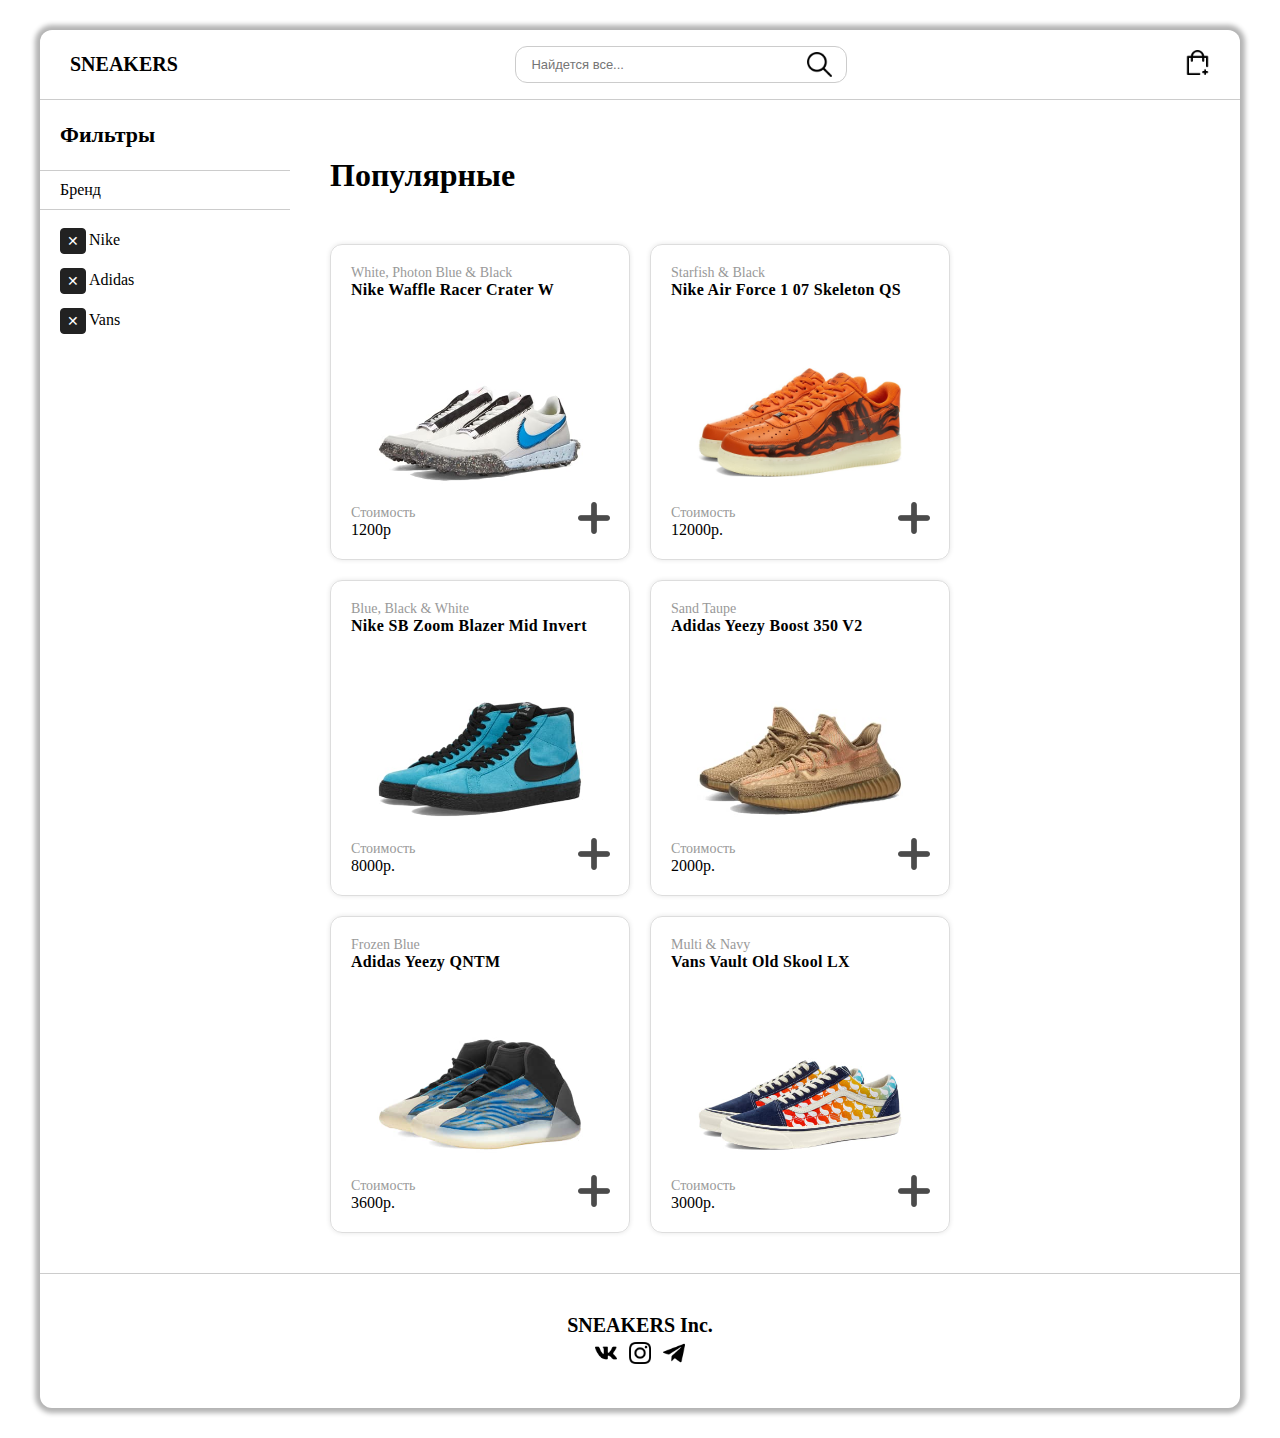
<file: E-commerce/index.html>
<!DOCTYPE html>
<html lang="en">
<head>
	<meta charset="UTF-8">
	<meta name="viewport" content="width=device-width, initial-scale=1.0">
	<title>E-commerce project</title>
	<link rel="stylesheet" href="css/style.css">
	<link rel="stylesheet" href="css/checkbox.css">
	<link rel="preconnect" href="https://fonts.gstatic.com"> 
	<link href="https://fonts.googleapis.com/css2?family=Nunito:wght@300;400;700&display=swap" rel="stylesheet">
</head>
<body>
	<div class="body-wrapper">

		<header class="header">
			<div class="logo">SNEAKERS</div>
			<div class="input-box">
				<input 
					type="text" 
					class="input" 
					placeholder="Найдется все..." 
				/>
				<div class="input-btn">
					<img src="img/loupe.png" alt="Поиск">
				</div>
			</div>
			<div class="cart">
				<img src="img/add-to-basket.png" alt="Корзина">
			</div>
		</header>

		<aside class="left-aside">
			<div class="aside-maintitle">Фильтры</div>
			<div class="aside-title">Бренд</div>
			<div class="aside-item">
				<input type="checkbox" id='nike' name="nike" class="checkbox">
				<label for="nike"></label>
				Nike
			</div>
			<div class="aside-item">
				<input type="checkbox" id='adidas' name="adidas" class="checkbox">
				<label for="adidas"></label>
				Adidas
			</div>
			<div class="aside-item">
				<input type="checkbox" id='vans' name="vans" class="checkbox">
				<label for="vans"></label>
				Vans
			</div>
		</aside>

		<main class="main">
			<h2 class="title">Популярные</h2>
			<div class="product-box">

				<div class="product">
					<div class="product-info">White, Photon Blue & Black</div>
					<div class="product-title">Nike Waffle Racer Crater W</div>
					<img src="img/nike1.jpg" alt="Nike Waffle Racer Crater W">
					<div class="product-info">Стоимость</div>
					<div class="product-price">1200р</div>

					<div class="input-btn add-btn">
						<img src="img/add.png" alt="Добавить в корзину">
					</div>
				</div>

				<div class="product">
					<div class="product-info">Starfish & Black</div>
					<div class="product-title">Nike Air Force 1 07 Skeleton QS</div>
					<img src="img/nike2.jpg" alt="Nike Air Force 1 07 Skeleton QS">
					<div class="product-info">Стоимость</div>
					<div class="product-price">12000р.</div>

					<div class="input-btn add-btn">
						<img src="img/add.png" alt="Добавить в корзину">
					</div>
				</div>

				<div class="product">
					<div class="product-info">Blue, Black & White</div>
					<div class="product-title">Nike SB Zoom Blazer Mid Invert</div>
					<img src="img/nike3.jpg" alt="Nike SB Zoom Blazer Mid Invert">
					<div class="product-info">Стоимость</div>
					<div class="product-price">8000р.</div>

					<div class="input-btn add-btn">
						<img src="img/add.png" alt="Добавить в корзину">
					</div>
				</div>

				<div class="product">
					<div class="product-info">Sand Taupe</div>
					<div class="product-title">Adidas Yeezy Boost 350 V2</div>
					<img src="img/adidas1.jpg" alt="Yeezy Boost 350 V2">
					<div class="product-info">Стоимость</div>
					<div class="product-price">2000р.</div>

					<div class="input-btn add-btn">
						<img src="img/add.png" alt="Добавить в корзину">
					</div>
				</div>

				<div class="product">
					<div class="product-info">Frozen Blue</div>
					<div class="product-title">Adidas Yeezy QNTM</div>
					<img src="img/adidas2.jpg" alt="Frozen Blue">
					<div class="product-info">Стоимость</div>
					<div class="product-price">3600р.</div>

					<div class="input-btn add-btn">
						<img src="img/add.png" alt="Добавить в корзину">
					</div>
				</div>

				<div class="product">
					<div class="product-info">Multi & Navy</div>
					<div class="product-title">Vans Vault Old Skool LX</div>
					<img src="img/vans1.jpg" alt="Vans Vault Old Skool LX">
					<div class="product-info">Стоимость</div>
					<div class="product-price">3000р.</div>

					<div class="input-btn add-btn">
						<img src="img/add.png" alt="Добавить в корзину">
					</div>
				</div>

			</div>
		</main>
		<footer class="footer">
			<div class="footer-title">SNEAKERS Inc.</div>
			<div class="social-box">
				<a class="social" href='https://vk.com'><img src="img/vk.png" alt="" ></a>
				<a class="social" href='https://instagram.com'><img src="img/instagram.png" alt=""></a>
				<a class="social" href='https://telegram.org'><img src="img/telegram.png" alt=""></a>
			</div>
		</footer>

	</div>

	<script src="https://cdnjs.cloudflare.com/ajax/libs/jquery/3.5.1/jquery.min.js" integrity="sha512-bLT0Qm9VnAYZDflyKcBaQ2gg0hSYNQrJ8RilYldYQ1FxQYoCLtUjuuRuZo+fjqhx/qtq/1itJ0C2ejDxltZVFg==" crossorigin="anonymous"></script>

	<!-- <script src='css/jquery.js'></script> -->

	<script>
		$(document).ready(function() {

			let checks = {};

			function doCheck() {
				let val = $(this).prop('checked')
				let label = $.trim( $(this).parent().text() )
				label = label.toLowerCase();

				checks[label] = val;

				console.log(checks);
				filter()
			}

			function filter() {

				// перебираем все продукты
				$('.product').each(function() {
					// получаем наименование товара
					let title = $(this).find('.product-title').text();
					// приводим наименование к нижнему регистру
					title = title.toLowerCase();

					// отключаем отображение элемента
					$(this).css('display', 'none');
					
					// перебираем все имена брендов и включаем отображение только тех 
					// товаров, которые подходят под выбранные чекбоксы
					for (let brand in checks) {
						if (title.includes(brand) && checks[brand])
							$(this).css('display', 'block')
					}
				})
			}


			$('.checkbox').each(function() {
				$(this).attr('checked', 'checked');
			})

			$('.checkbox').each(doCheck)
			$('.checkbox').click(doCheck)


			$('.add-btn').click(function() {
				alert('Добавлено')
			})

		})
	</script>	

</body>
</html>
</file>
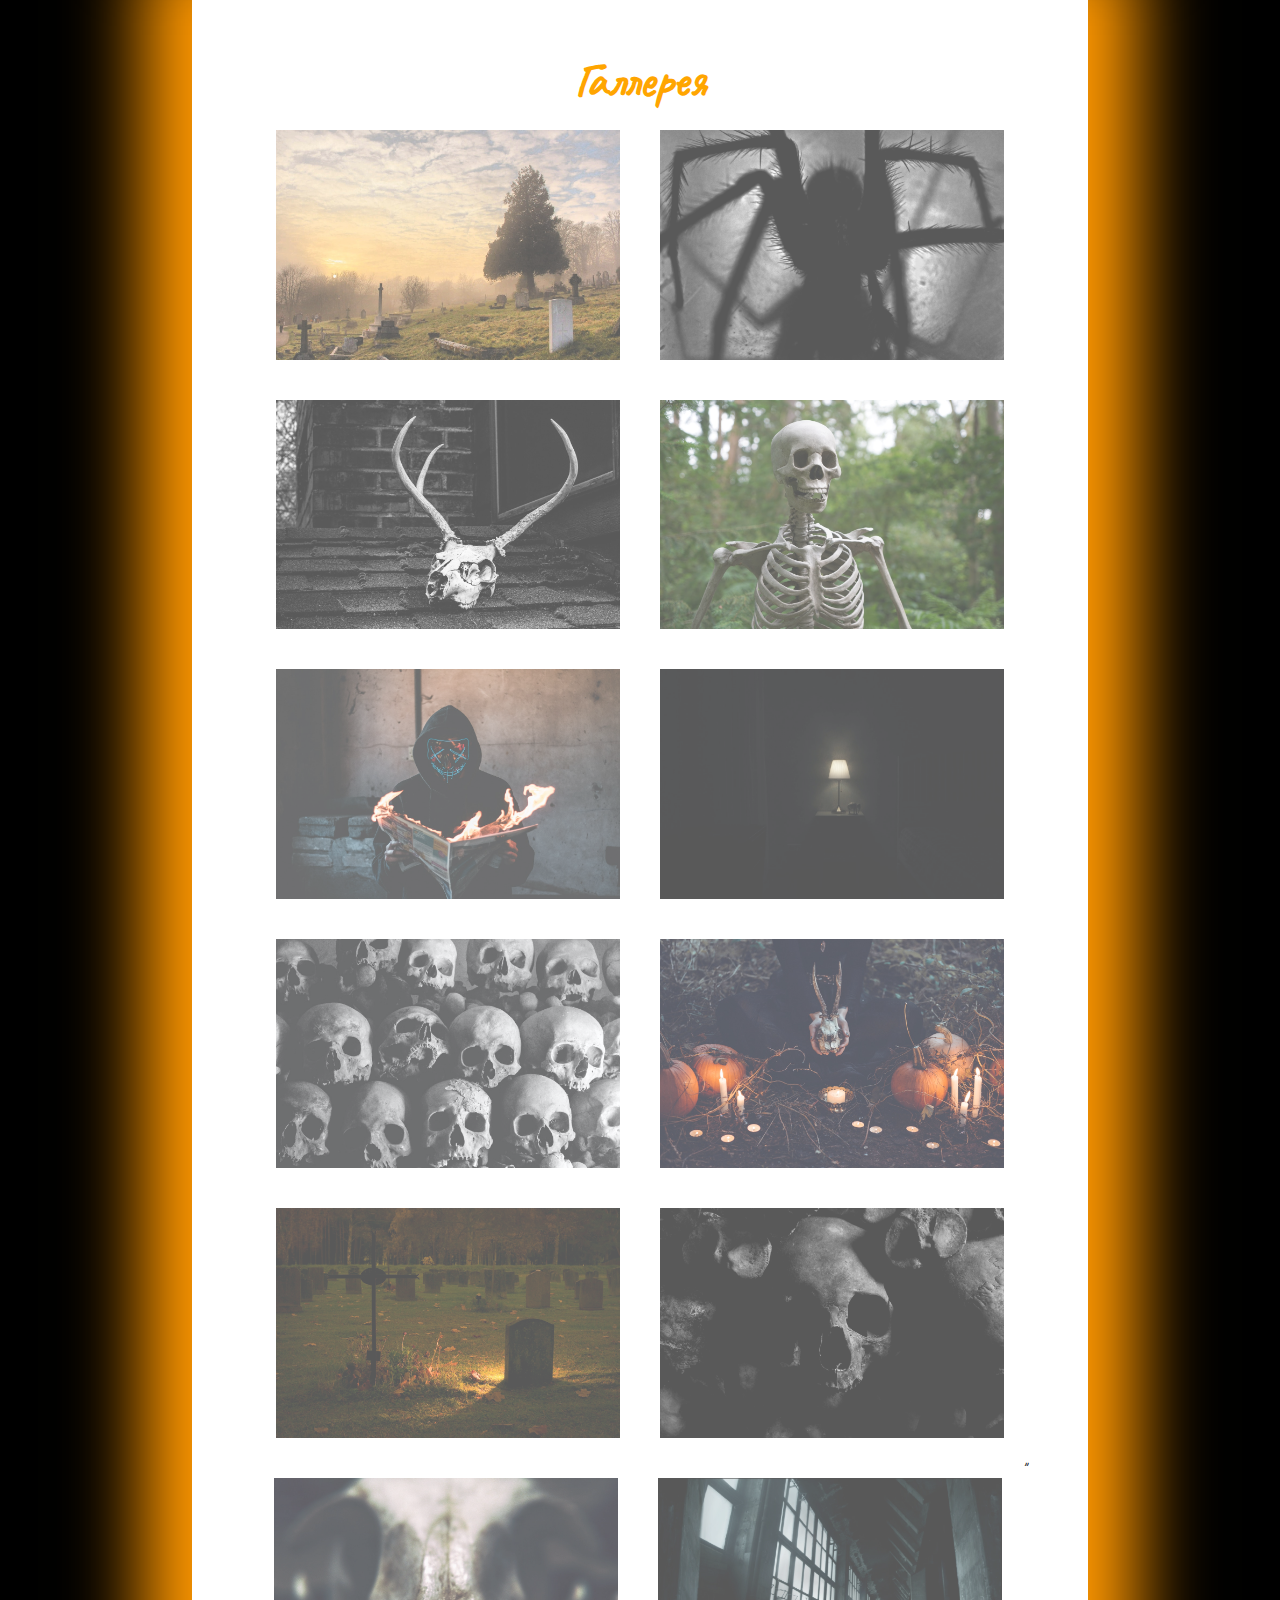
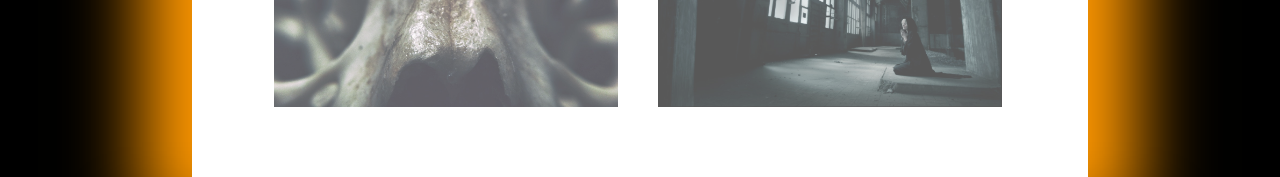
<file: Gallery halloween/index.html>
<!DOCTYPE html>
<html lang="en">
<head>
	<meta charset="UTF-8">
	<meta name="viewport" content="width=device-width, initial-scale=1.0">
	<title>Галерея</title>
	<link rel="stylesheet" type="text/css" href="css/style.css">
</head>
<body>
	<main>
		<h1>Галлерея</h1>
		<a href="img/01.jpg" target="_blank"><div class="photo photo1"></div><a/>
		<a href="img/01.jpg" target="_blank"><div class="photo photo2"></div><a/>
		<a href="img/01.jpg" target="_blank"><div class="photo photo3"></div><a/>
		<a href="img/01.jpg" target="_blank"><div class="photo photo4"></div><a/>
		<a href="img/01.jpg" target="_blank"><div class="photo photo5"></div><a/>
		<a href="img/01.jpg" target="_blank"><div class="photo photo6"></div><a/>
		<a href="img/01.jpg" target="_blank"><div class="photo photo7"></div><a/>
		<a href="img/01.jpg" target="_blank"><div class="photo photo8"></div><a/>
		<a href="img/01.jpg" target="_blank"><div class="photo photo9"></div><a/>
		<a href="img/01.jpg" target="_blank"><div class="photo photo10"></div><a/>
		<a href="img/01.jpg" target="_blank"><div class="photo photo11"></div><a/>
		<a href="img/01.jpg" target="_blank"><div class="photo photo12"></div><a/> 
"
	</main>
	
</body>
</html>
</file>
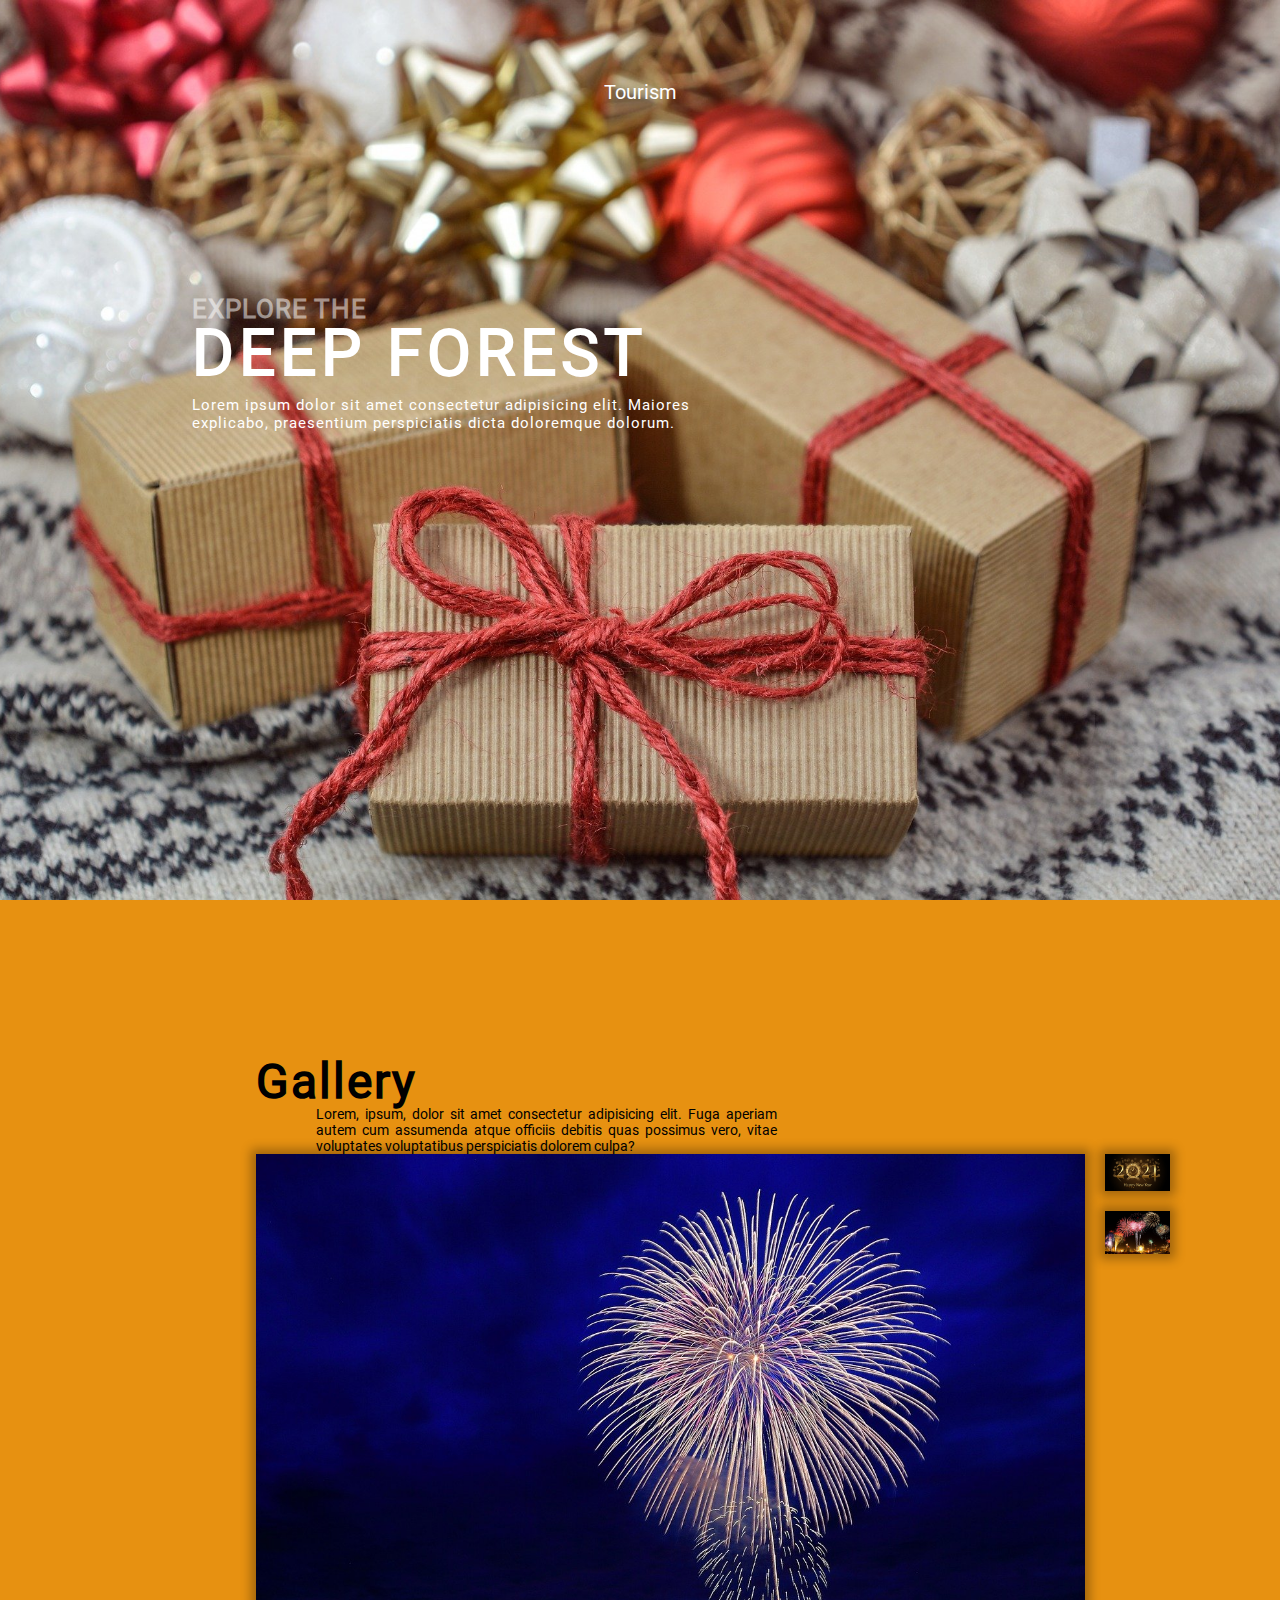
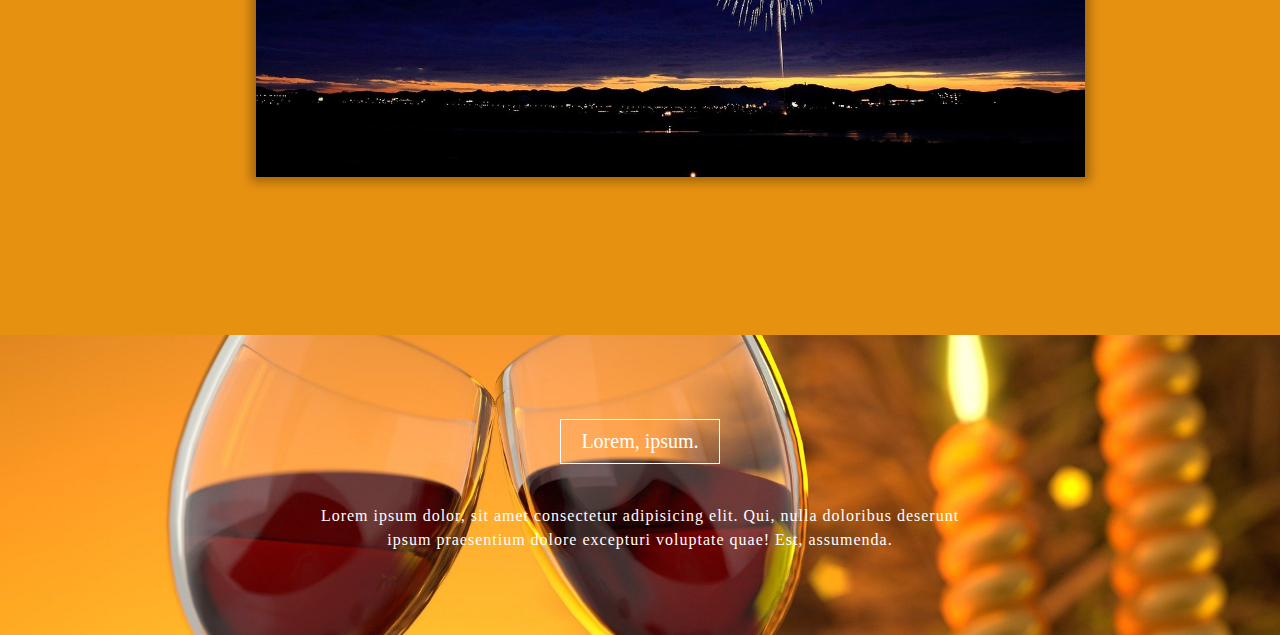
<file: Sait-visitka/index.html>
<!DOCTYPE html>
<html lang="en">
<head>
	<meta charset="UTF-8">
	<meta name="viewport" content="width=device-width, initial-scale=1.0">
	<title>Tourism</title>
	<link rel="stylesheet" type="text/css" href="css/style.css">
</head>
<body>
	<main>
		<div class="container first">
			<p class = "tourism">Tourism </p>
			<div class = "text-container">
				<p class = "first-line">explore the</p>
				<p class = "second-line"> deep forest</p>
				<p class = "third-line">Lorem ipsum dolor sit amet consectetur adipisicing elit. Maiores explicabo, praesentium perspiciatis dicta doloremque dolorum.</p>
			</div>
		</div>
		<div class="container second">
			<div class = "gallery-container">
				<div class="gallery-text">
				    <p class = "gallery-header">Gallery</p>
				    <p class = "gallery-p">Lorem, ipsum, dolor sit amet consectetur adipisicing elit. Fuga aperiam autem cum assumenda atque officiis debitis quas possimus vero, vitae voluptates voluptatibus perspiciatis dolorem culpa?</p>
				</div>
			
			    <div class = "img-container">
			    	<img src="img/img4.jpg" class = "img1" alt = "Tourism gallery">
				    <div class = "wrapper">
					    <img src="img/img2.jpg" class = "img2" alt = "Tourism gallery">
					    <img src="img/img3.jpg" class = "img3" alt = "Tourism gallery">
				    </div>
			    </div>
		    </div>
		</div>
		<div class="container third">
			<div class="last-container">
				<p class="last-header">Lorem, ipsum.</p>
				<p class="last-text">Lorem ipsum dolor, sit amet consectetur adipisicing elit. Qui, nulla doloribus deserunt ipsum praesentium dolore excepturi voluptate quae! Est, assumenda.</p>
			</div>
		</div>
	</main>
</body>
</html>
</file>
<file: E-commerce/css/style.css>
body{
	margin: 0;
	background-color: white;
	padding: 30px 40px;
	box-sizing: border-box;
	font-family: 'Hachi Maru Pop', cursive;

}
.body-wrapper{
	min-height: calc(100vh - 60px);
	background-color: white;
	box-shadow: 0 0 5px 5px rgba(0,0,0,0.3);
	border-radius: 12px;
}
.header{
	display: flex;
	align-items: center;
	justify-content: space-between;
	padding: 0 30px;
	box-sizing: border-box;
	border-bottom: 1px solid #ccc;
	height: 70px;

}
.header img{
	width: 25px; 
	height: 25px;
}
.logo{
	font-weight: 700; 
	font-size: 20px;
}
.input-box{
	display: flex;
	align-items: center;
	position: relative;
}
.input{
	-webkit-appearance: none;
	appearance: none;
	outline: none;
	width: 300px;
	border: 1px solid #ccc;
	border-radius: 12px;
	padding: 10px 15px;
	font-size: 13px;
} 
.input-btn{
	position: absolute;
	right: 0;
	width: 40px; 
	height: 100%;
	display: flex;
	align-items: center;
	cursor: pointer;
}
.main{
	padding: 30px;
	margin: auto;
	max-width: 700px;
	width: 100%;
	box-sizing: border-box;
}
.product-box{
	display: flex;
	flex-wrap: wrap;
}
.product {
	width: calc(50% - 20px);
	margin: 10px;
	padding: 20px;
	box-sizing: border-box;
	border-radius: 12px;
	border: 1px solid #ddd;
	box-shadow: 0 0 5px 0 rgba(0,0,0,0.1);
    position: relative;
}
.product img {
	max-width: 80%;
	margin: auto;
	display: block;
}
.title{
	font-size: 32px;
	padding-left: 10px;
	margin-bottom: 40px;
}
.product-info {
font-size: 14px;
color: #999;
font-weight: 300;
}
.product-title, .product-pride {
	font-size: 16px;
	font-weight: 700;
	letter-spacing: 0.3px;
}
.add-btn{
    height: auto;
    bottom: 25px;
    opacity: 0.7;
    right: 15px;
}
@media (pointer: fine) {
	.add-btn:hover {
		transform: scale(1.75);
	}
}
.left-aside {
	width: calc((100vw - 780px) / 2);
	position: absolute;
	box-sizing: border-box;
	top: 100px;
	left: 40px;
    bottom: 0;
}
.aside-maintitle {
	font-weight: 700;
	padding-left: 20px;
	font-size: 22px;
	height: 70px;
	display: flex;
	align-items: center;
}
.aside-title{
	box-sizing: border-box;
	padding: 10px 0;
	border-bottom: 1px solid #ccc;
	border-top: 1px solid #ccc;
	padding-left: 20px;
	margin-bottom: 10px;
}
.aside-item {
	display: flex;
	align-items: center;
	height: 40px;
	padding-left: 20px;
}
.footer {
	border-top: 1px solid #ccc;
	padding-top: 40px;
	padding-bottom: 40px;
	box-sizing: border-box;
}

.footer-title {
	font-weight: 700;
	font-size: 20px;
	text-align: center;
}

.social-box {
	display: flex;
	justify-content: space-between;
	margin: auto;
	width: 90px;
	margin-top: 5px;
}
.social {
	transition: 0.2s;
}

.social img{
	width: 22px;
	height: 22px;
}

@media screen and (pointer: fine) {
	.social:hover {
		opacity: 0.5;
	}
}


.right-aside {
	position: absolute;
	right: 40px;
	top: 100px;
	width: calc((100vw - 780px) / 2);
}

.right-aside .product {
	width: 100%;
	box-sizing: border-box;
	margin: 0;
	margin-top: 20px;
	box-shadow: none;
	border: none;
}

.big-add-btn {
	text-align: center;
	background-color: #444;
	border-radius: 12px;
	padding: 12px 0;
	color: #fefefe;
	margin-top: 15px;
	cursor: pointer;
	margin-bottom: 25px;
}

.product-text {
	hyphens: auto;
	-webkit-hyphens: auto;
	color: #333;
	margin-top: 5px;
}

.size-box {
	display: flex;
	flex-wrap: wrap;
	margin-top: 15px;
	margin-bottom: 20px;
}

.size {
	padding: 10px;
	border: 1px solid #444;
	color: #444;
	border-radius: 8px;
	margin: 4px;
	user-select: none;
	-webkit-user-select: none;
	cursor: pointer;
	transition: 0.3s;
}

.size__active {
	background-color: #444;
	color: #fefefe;
}
</file>
<file: E-commerce/css/checkbox.css>
label {
    user-select: none;
    -webkit-user-select: none;
    display: block;
    width: 24px;
    height: 24px;
    position: relative;
    margin-right: 5px;
}

.checkbox {
    display: none;
}

.checkbox + label:before {
    content: "\2715";
    border: 0.5px solid #222;
    border-radius: 4px;

    display: inline-flex;
    justify-content: center;
    align-items: center;

    position: absolute;

    left: 0;
    top: 0;

    width: 100%;
    height: 100%;

    font-size: 14px;

    color: transparent;
    transition: .2s;
}

.checkbox:checked + label:before {
    background-color: #222;
    border-color: #222;
    color: #fff;
}

.checkbox:disabled + label:before {
    transform: scale(1);
}

.checkbox:checked:disabled + label:before {
    transform: scale(1);
}
</file>
<file: Gallery halloween/css/style.css>
*{
padding: 0;
margin: 0;
box-sizing: border-box;

}
@font-face{
	font-family: Caveat Regular;
	src:url(../fonts/Caveat-Regular.ttf);
}
main{
width: 70%;
margin: auto;
padding: 50px;
display: flex;
flex-wrap: wrap;
justify-content: center;
background-color: #fff;
box-shadow: 0 0 70px 50px rgba(255,152,0,1);
}
body{
background-color:black;
font-family: Caveat Regular;

}
.photo{
	max-width: 520px;
	width: calc(30vw - 40px);
	height: calc((35vw - 40px)/16 * 9);
	margin: 20px;
	background-color: orange;
	background-position: center;
	background-size: cover;
	opacity: 0.65;
	transition: opacity,transform 1s,transform 1s,box-shadow 1s;

}
.photo:hover {
	opacity: 1;
	transform:scale(1.5) rotate(360deg);
	z-index: 10;
	box-shadow: 0 0 20px 30px rgba(0,0,0,0.5);
}
h1{
	width: 100%;
	text-align: center;
	font-size: 48px;
	color:orange;
}
.photo1{
	background-image: url(../img/01.jpg)

}
.photo2{
	background-image: url(../img/02.jpg)
}
.photo3{
	background-image: url(../img/03.jpg)
}.photo4{
	background-image: url(../img/04.jpg)
}.photo5{
	background-image: url(../img/05.jpg)
}.photo6{
	background-image: url(../img/06.jpg)
}.photo7{
	background-image: url(../img/07.jpg)
}.photo8{
	background-image: url(../img/08.jpg)
}.photo9{
	background-image: url(../img/09.jpg)
}.photo10{
	background-image: url(../img/10.jpg)
}.photo11{
	background-image: url(../img/11.jpg)
}.photo12{
	background-image: url(../img/12.jpg)
}
</file>
<file: Sait-visitka/css/style.css>
*{
	padding: 0;
	margin: 0;
	box-sizing: border-box;

}
@font-face {
	font-family: RobotoR;
	src: url(../fonts/Roboto-Regular.ttf);
}
html, body, main {
	height: 100%;
	font-family: RobotoR;
}

.first{
	height: 100%;
	background-image: url(../img/img1.jpg); 
	background-position: center;
	-webkit-background-size: cover;
	background-size: cover;
}

.first p {
	color: white;
}

.tourism {
	width: 100%;
	text-align: center;
	padding-top: 80px;
	font-size: 20px;
}

.text-container {
	width: 40%;
	margin-left: 15%;
	margin-top: 15%;
}

.first-line {
	text-transform: uppercase;
	font-size: 26px;
	font-weight: bold;
	letter-spacing: 1px;
	opacity: 0.5;
	line-height: 1;
}
.second-line {
	text-transform: uppercase;
	font-size: 64px;
	font-weight: bold;
	letter-spacing: 5px;
	line-height: 1;
	margin-bottom: 10px;

}
.third-line {
	font-size: 15px;
	letter-spacing: 1px;
}
.second {
	height: 115%;
	display: flex;
	justify-content: center;
	-ms-align-items: center;
	align-items: center;
	background-color: #e79111;
}

.gallery-container {
	width: 60%;
	max-width: 1000px;
}
.img-container {
	width: 120%;
	display: flex;
	-ms-align-items: flex-start;
	align-items: flex-start;
}
img {
	display: block;
	max-width: 90%;
	height: auto;
}
.img1 {
	width: 120%;
	box-shadow: 0 0 10px 5px rgba(0, 0, 0, 0.3);
}

.wrapper {
	margin-left: 20px;
}

.img2 {
	margin-bottom: 20px;
    box-shadow: 0 0 10px 5px rgba(0, 0, 0, 0.3);
}

.img3{
	box-shadow: 0 0 10px 5px rgba(0, 0, 0, 0.3);
}
}



.gallery-text {
	display: flex;
	/*justify-content: space-between;*/
	-ms-align-items: center;
	align-items: center;
	margin-bottom: 40px;
}


.gallery-header {
	font-size: 48px;
	font-weight: bold;
	letter-spacing: 2px;
	line-height: 1;
	/*-ms-align-items: flex-start;
	align-items: flex-start;*/

}

.gallery-p {
	font-size: 14px;
	width: 60%;
	text-align: justify;
	margin-left: 60px;
}

.last-container {
	display: flex;
	justify-content: center;
	-ms-align-items: center;
	align-items: center;
	flex-direction: column;
	height: 300px;
	padding: 0 25%;
	background-image: url(../img/img5.jpg);
	background-position: center;
	-webkit-background-size: cover;
	background-size: cover;
	font-family: Roboto;
}

.last-header {
	color: white;
	font-size: 20px;
	padding: 10px 20px;
	border: 1px solid white;
	margin-bottom: 40px;
}

.last-text {
	color: white;
	font-size: 16px;
	text-align: center;
	line-height: 1.5;
	letter-spacing: 1px;
}
</file>
